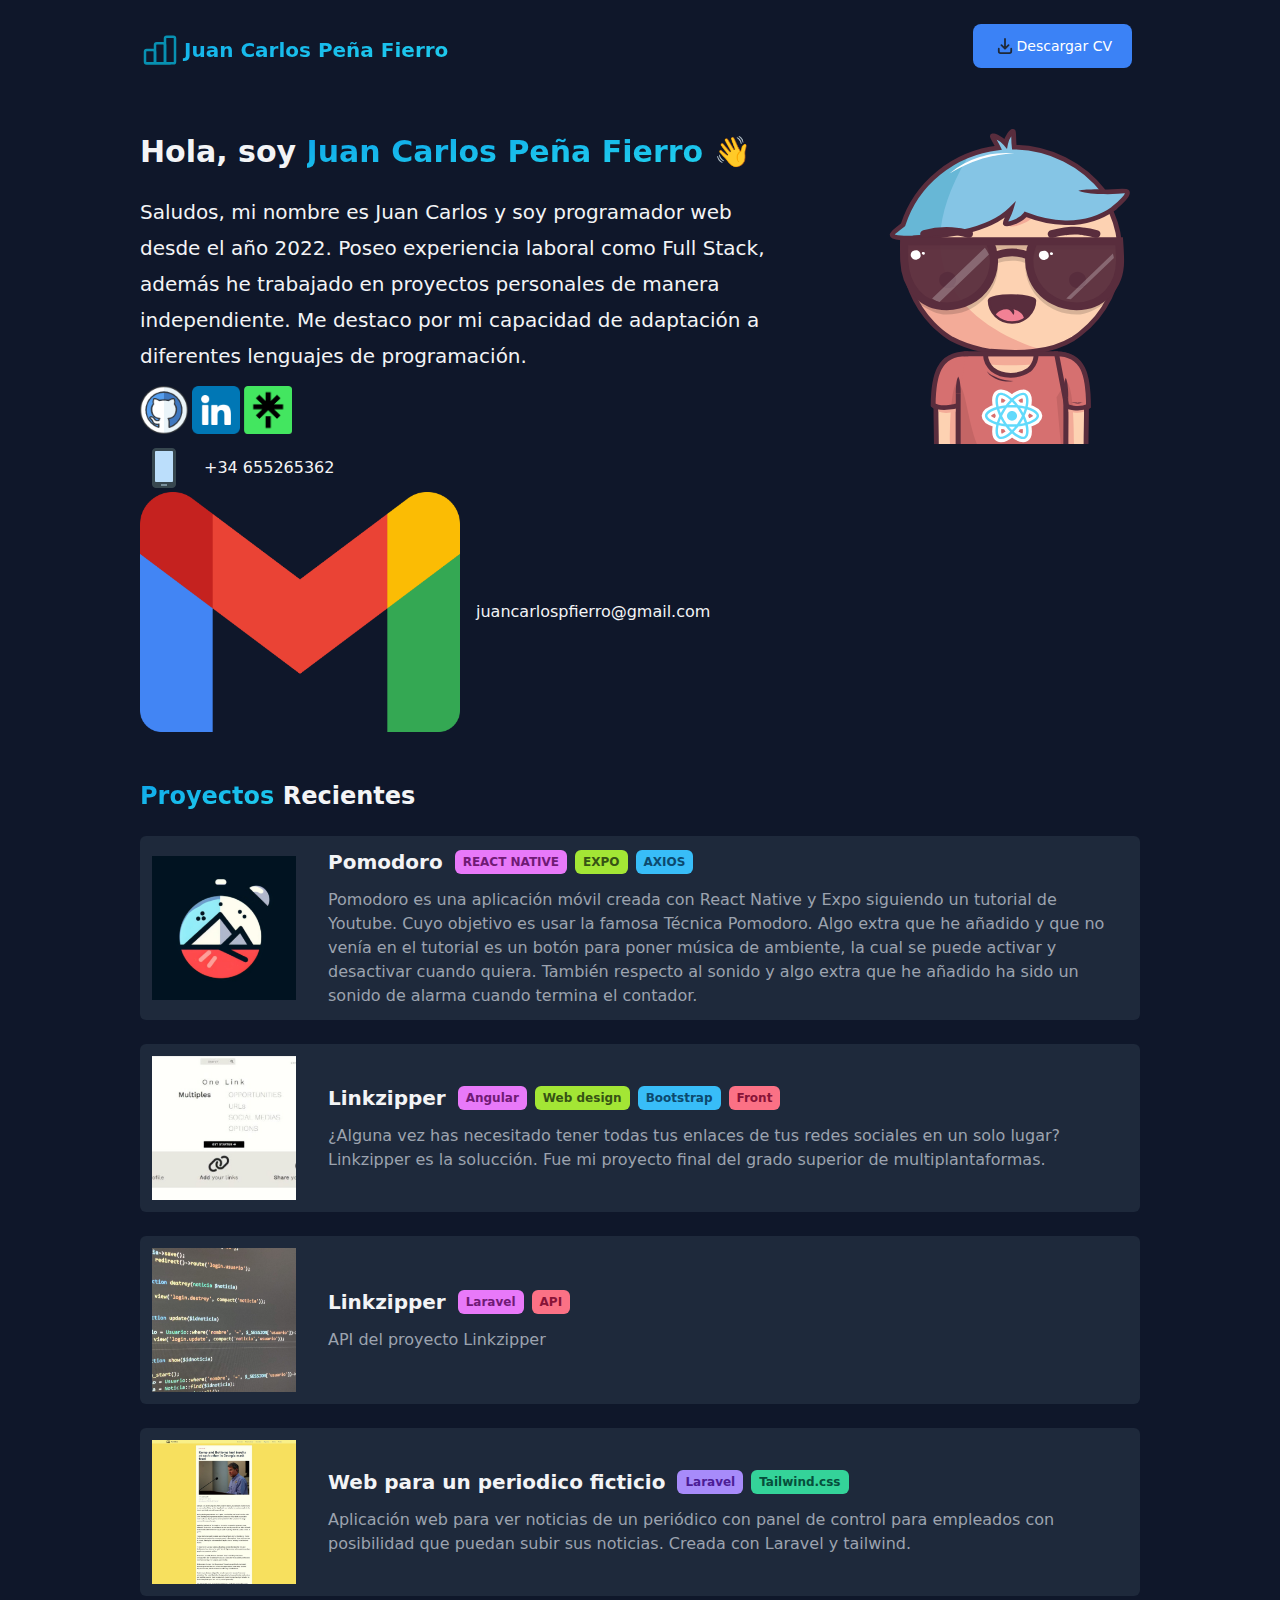
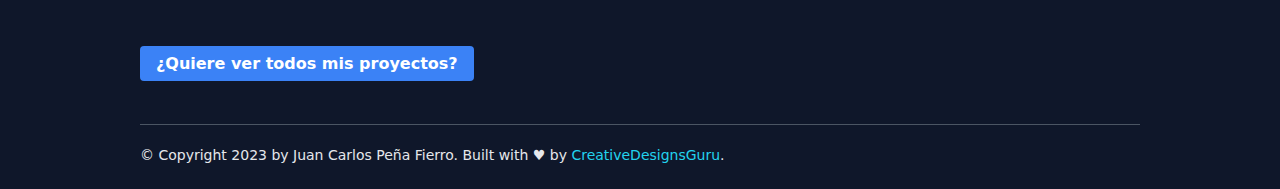
<file: index.html>
<!DOCTYPE html>
<html lang="en">
  <head>
    <meta charset="UTF-8">
    <meta name="viewport" content="width=device-width, initial-scale=1.0">
    <title>jcpenfie | FullSatck Developer, React, React Navite, Java, Spring Boot</title>
    <meta name="description" content="Saludos, mi nombre es Juan Carlos y soy programador web desde el año 2022. Poseo experiencia laboral como Full Stack, además he trabajado en proyectos personales de manera independiente. Me destaco por mi capacidad de adaptación a diferentes lenguajes de programación.">
    <meta name="author" content="Juan Carlos Peña Fierro">

    <link rel="alternate" type="application/rss+xml" href="/rss.xml">
    <link rel="icon" type="image/x-icon" href="favicon.ico">
  <link rel="stylesheet" href="assets/asset.124f58b5.css" />
</head>
  <body class="bg-slate-900 text-gray-100">
    <div class="mx-auto max-w-screen-lg px-3 py-6"><div class="flex flex-col gap-y-3 sm:flex-row sm:items-center sm:justify-between"><a href="/"><div class="flex items-center bg-gradient-to-br from-sky-500 to-cyan-400 bg-clip-text text-xl font-bold text-transparent"><svg class="mr-1 h-10 w-10 stroke-cyan-600" xmlns="http://www.w3.org/2000/svg" viewBox="0 0 24 24" fill="none" stroke-width="1.5" stroke-linecap="round" stroke-linejoin="round"><path d="M0 0h24v24H0z" stroke="none"></path><rect x="3" y="12" width="6" height="8" rx="1"></rect><rect x="9" y="8" width="6" height="12" rx="1"></rect><rect x="15" y="4" width="6" height="16" rx="1"></rect><path d="M4 20h14"></path></svg>Juan Carlos Peña Fierro</div></a><form method="get" action="assets/pdf/JuanCarlosPeñaFierro_CV.pdf" target="_blank"><button type="submit" class="mr-2 mb-2 inline-flex items-center rounded-lg bg-blue-500 px-5 py-2.5 text-center text-sm font-medium text-white  hover:bg-blue-700"><svg class="h-6 w-6 py-1 text-gray-800 dark:text-white" aria-hidden="true" xmlns="http://www.w3.org/2000/svg" fill="none" viewBox="0 0 16 18"><path stroke="currentColor" stroke-linecap="round" stroke-linejoin="round" stroke-width="2" d="M8 1v11m0 0 4-4m-4 4L4 8m11 4v3a2 2 0 0 1-2 2H3a2 2 0 0 1-2-2v-3 xxl-100"></path></svg>Descargar CV</button></form></div></div>

    <div class="mx-auto max-w-screen-lg px-3 py-6"><div class="flex flex-col items-center md:flex-row md:justify-between md:gap-x-24"><div><h1 class="text-3xl font-bold">Hola, soy <span class="bg-gradient-to-br from-sky-500 to-cyan-400 bg-clip-text text-transparent">Juan Carlos Peña Fierro</span> 👋</h1><p class="mt-6 text-xl leading-9">Saludos, mi nombre es Juan Carlos y soy programador web desde el año 2022. Poseo experiencia laboral como Full Stack, además he trabajado en proyectos personales de manera independiente. Me destaco por mi capacidad de adaptación a diferentes lenguajes de programación.</p><div class="mt-3 flex gap-1"><a href="https://github.com/jcpenfie"><img class="h-12 w-12 hover:translate-y-1" src="assets/images/github-icon.png" alt="Github icon" loading="lazy"/></a><a href="https://www.linkedin.com/in/juan-carlos-pe%C3%B1a-fierro/"><img class="h-12 w-12 hover:translate-y-1" src="assets/images/linkedin-icon.png" alt="Linkedin icon" loading="lazy"/></a><a href="https://linktr.ee/jcpenfie"><img class="h-12 w-12 hover:translate-y-1" src="assets/images/linktree-icon.png" alt="Linktree icon" loading="lazy"/></a></div></div><div class="shrink-0"><img class="h-80 w-64" src="assets/images/avatar.svg" alt="Avatar image" loading="lazy"/></div></div><div id="toast-simple" class="flex w-full max-w-xs items-center space-x-4 rounded-lg "><img src="assets/images/phone-icon.png" alt="Phone icon"/><div class="">+34 655265362</div></div><div id="toast-simple" class="flex w-full max-w-xs items-center space-x-4 rounded-lg "><img src="assets/images/gmail-icon.png" alt="Gmail icon"/><div class="">juancarlospfierro@gmail.com</div></div></div><div class="mx-auto max-w-screen-lg px-3 py-6"><div class="mb-6 text-2xl font-bold"><span class="bg-gradient-to-br from-sky-500 to-cyan-400 bg-clip-text text-transparent">Proyectos </span>Recientes</div><div class="flex flex-col gap-6"><div class="flex flex-col items-center gap-x-8 rounded-md bg-slate-800 p-3 md:flex-row"><div class="shrink-0"><a href="https://github.com/jcpenfie/pomodoro"><img class="h-36 w-36 hover:translate-y-1" src="assets/images/pomodoro.png" alt="Project Web Design" loading="lazy"/></a></div><div><div class="flex flex-col items-center gap-y-2 md:flex-row"><a class="hover:text-cyan-400" href="https://github.com/jcpenfie/pomodoro"><div class="text-xl font-semibold">Pomodoro</div></a><div class="ml-3 flex gap-2"><div class="rounded-md px-2 py-1 text-xs font-semibold bg-fuchsia-400 text-fuchsia-900">REACT NATIVE</div><div class="rounded-md px-2 py-1 text-xs font-semibold bg-lime-400 text-lime-900">EXPO</div><div class="rounded-md px-2 py-1 text-xs font-semibold bg-sky-400 text-sky-900">AXIOS</div></div></div><p class="mt-3 text-gray-400">Pomodoro es una aplicación móvil creada con React Native y Expo siguiendo un tutorial de Youtube. Cuyo objetivo es usar la famosa Técnica Pomodoro. Algo extra que he añadido y que no venía en el tutorial es un botón para poner música de ambiente, la cual se puede activar y desactivar cuando quiera. También respecto al sonido y algo extra que he añadido ha sido un sonido de alarma cuando termina el contador.</p></div></div><div class="flex flex-col items-center gap-x-8 rounded-md bg-slate-800 p-3 md:flex-row"><div class="shrink-0"><a href="https://github.com/jcpenfie/Linkzipper-angular"><img class="h-36 w-36 hover:translate-y-1" src="assets/images/linkzipper-img.jpg" alt="Project Web Design" loading="lazy"/></a></div><div><div class="flex flex-col items-center gap-y-2 md:flex-row"><a class="hover:text-cyan-400" href="https://github.com/jcpenfie/Linkzipper-angular"><div class="text-xl font-semibold">Linkzipper</div></a><div class="ml-3 flex gap-2"><div class="rounded-md px-2 py-1 text-xs font-semibold bg-fuchsia-400 text-fuchsia-900">Angular</div><div class="rounded-md px-2 py-1 text-xs font-semibold bg-lime-400 text-lime-900">Web design</div><div class="rounded-md px-2 py-1 text-xs font-semibold bg-sky-400 text-sky-900">Bootstrap</div><div class="rounded-md px-2 py-1 text-xs font-semibold bg-rose-400 text-rose-900">Front</div></div></div><p class="mt-3 text-gray-400">¿Alguna vez has necesitado tener todas tus enlaces de tus redes sociales en un solo lugar? Linkzipper es la solucción. Fue mi proyecto final del grado superior de multiplantaformas.</p></div></div><div class="flex flex-col items-center gap-x-8 rounded-md bg-slate-800 p-3 md:flex-row"><div class="shrink-0"><a href="https://github.com/jcpenfie/Linkzipper-angular"><img class="h-36 w-36 hover:translate-y-1" src="assets/images/linkzipper-api.jpg" alt="Project Web Design" loading="lazy"/></a></div><div><div class="flex flex-col items-center gap-y-2 md:flex-row"><a class="hover:text-cyan-400" href="https://github.com/jcpenfie/Linkzipper-angular"><div class="text-xl font-semibold">Linkzipper</div></a><div class="ml-3 flex gap-2"><div class="rounded-md px-2 py-1 text-xs font-semibold bg-fuchsia-400 text-fuchsia-900">Laravel</div><div class="rounded-md px-2 py-1 text-xs font-semibold bg-rose-400 text-rose-900">API</div></div></div><p class="mt-3 text-gray-400">API del proyecto Linkzipper</p></div></div><div class="flex flex-col items-center gap-x-8 rounded-md bg-slate-800 p-3 md:flex-row"><div class="shrink-0"><a href="https://github.com/jcpenfie/PeriodicoLaravel"><img class="h-36 w-36 hover:translate-y-1" src="assets/images/periodico-img.jpg" alt="Project Fire" loading="lazy"/></a></div><div><div class="flex flex-col items-center gap-y-2 md:flex-row"><a class="hover:text-cyan-400" href="https://github.com/jcpenfie/PeriodicoLaravel"><div class="text-xl font-semibold">Web para un periodico ficticio</div></a><div class="ml-3 flex gap-2"><div class="rounded-md px-2 py-1 text-xs font-semibold bg-violet-400 text-violet-900">Laravel</div><div class="rounded-md px-2 py-1 text-xs font-semibold bg-emerald-400 text-emerald-900">Tailwind.css</div></div></div><p class="mt-3 text-gray-400">Aplicación web para ver noticias de un periódico con panel de control para empleados con posibilidad que puedan subir sus noticias. Creada con Laravel y tailwind.</p></div></div><div class="mt-8"><a class="rounded bg-blue-500 py-2 px-4 font-bold text-white hover:bg-blue-700" href="https://github.com/jcpenfie" target="_blank"> <!-- -->¿Quiere ver todos mis proyectos?</a></div></div></div>

    <div class="mx-auto max-w-screen-lg px-3 py-6"><div class="border-t border-gray-600 pt-5"><div class="text-sm text-gray-200">© Copyright <!-- -->2023<!-- --> by <!-- -->Juan Carlos Peña Fierro<!-- -->. Built with ♥ by<!-- --> <a class="text-cyan-400 hover:underline" href="https://creativedesignsguru.com" target="_blank" rel="noopener noreferrer">CreativeDesignsGuru</a>.</div></div></div>
  </body></html>
</file>
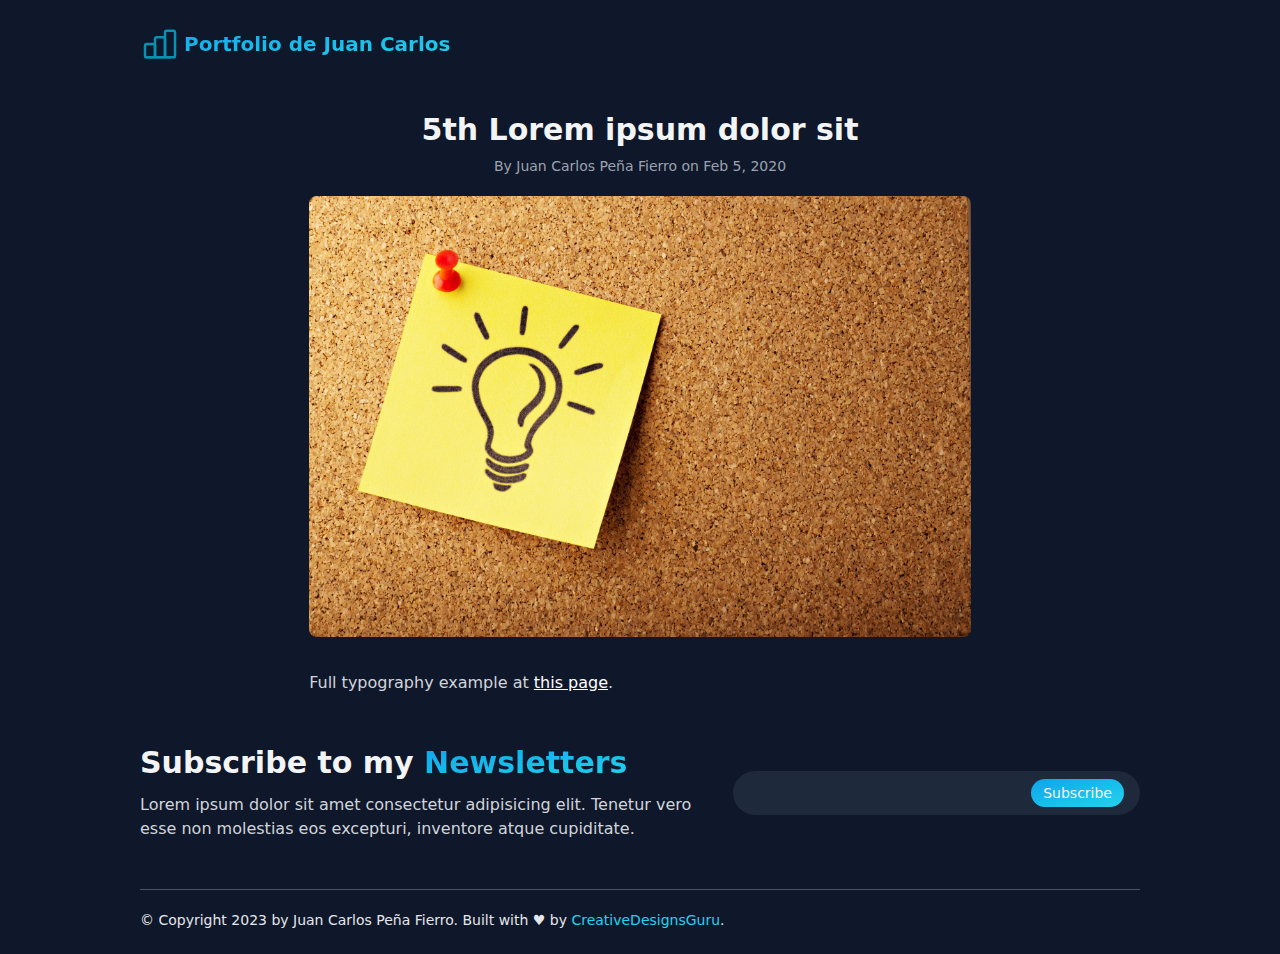
<file: posts/fifth-post/index.html>
<!DOCTYPE html>
<html lang="en">
  <head>
    <meta charset="UTF-8">
    <meta name="viewport" content="width=device-width, initial-scale=1.0">
    <title>5th Lorem ipsum dolor sit - Juan Carlos Peña Fierro</title>
    <meta name="description" content="Lorem ipsum dolor sit amet consectetur adipisicing elit. Tenetur vero esse non molestias eos excepturi.">
    <meta name="author" content="Juan Carlos Peña Fierro">

    <link rel="alternate" type="application/rss+xml" href="/rss.xml">
    <link rel="icon" type="image/x-icon" href="/favicon.ico">
  <link rel="stylesheet" href="/assets/asset.ef636f60.css" />
</head>
  <body class="bg-slate-900 text-gray-100">
    <div class="mx-auto max-w-screen-lg px-3 py-6"><div class="flex flex-col gap-y-3 sm:flex-row sm:items-center sm:justify-between"><a href="/"><div class="flex items-center bg-gradient-to-br from-sky-500 to-cyan-400 bg-clip-text text-xl font-bold text-transparent"><svg class="mr-1 h-10 w-10 stroke-cyan-600" xmlns="http://www.w3.org/2000/svg" viewBox="0 0 24 24" fill="none" stroke-width="1.5" stroke-linecap="round" stroke-linejoin="round"><path d="M0 0h24v24H0z" stroke="none"></path><rect x="3" y="12" width="6" height="8" rx="1"></rect><rect x="9" y="8" width="6" height="12" rx="1"></rect><rect x="15" y="4" width="6" height="16" rx="1"></rect><path d="M4 20h14"></path></svg>Portfolio de Juan Carlos</div></a></div></div>

    <div class="mx-auto max-w-screen-lg px-3 py-6"><h1 class="text-center text-3xl font-bold">5th Lorem ipsum dolor sit</h1><div class="mt-2 text-center text-sm text-gray-400">By <!-- -->Juan Carlos Peña Fierro<!-- --> on<!-- --> <!-- -->Feb 5, 2020</div><div class="mx-auto mt-5 max-w-prose"><div class="aspect-w-3 aspect-h-2"><img class="h-full w-full rounded-lg object-cover object-center" src="/assets/images/image-post2.jpeg" alt="Image post 2" loading="lazy"/></div><div class="prose prose-invert mt-8 prose-img:rounded-lg"><p>Full typography example at <a href="../sixth-post/">this page</a>.</p></div></div></div><div class="mx-auto max-w-screen-lg px-3 py-6"><div class="flex flex-col items-center justify-between gap-6 sm:flex-row"><div class="sm:w-7/12"><div class="text-3xl font-bold">Subscribe to my <span class="bg-gradient-to-br from-sky-500 to-cyan-400 bg-clip-text text-transparent">Newsletters</span></div><p class="mt-3 text-gray-300">Lorem ipsum dolor sit amet consectetur adipisicing elit. Tenetur vero
          esse non molestias eos excepturi, inventore atque cupiditate.</p></div><div class="w-full sm:w-5/12"><form class="flex rounded-full bg-slate-800 px-4 py-2 focus-within:ring-2 focus-within:ring-cyan-600 hover:ring-2 hover:ring-cyan-600"><input class="w-full appearance-none bg-slate-800 focus:outline-none"/><button class="ml-2 shrink-0 rounded-full bg-gradient-to-br from-sky-500 to-cyan-400 px-3 py-1 text-sm font-medium hover:from-sky-700 hover:to-cyan-600 focus:outline-none focus:ring-2 focus:ring-cyan-600/50" type="submit">Subscribe</button></form></div></div></div>

    <div class="mx-auto max-w-screen-lg px-3 py-6"><div class="border-t border-gray-600 pt-5"><div class="text-sm text-gray-200">© Copyright <!-- -->2023<!-- --> by <!-- -->Juan Carlos Peña Fierro<!-- -->. Built with ♥ by<!-- --> <a class="text-cyan-400 hover:underline" href="https://creativedesignsguru.com" target="_blank" rel="noopener noreferrer">CreativeDesignsGuru</a>.</div></div></div>
  </body></html>
</file>
<file: assets/asset.124f58b5.css>
*,:before,:after{box-sizing:border-box;border-width:0;border-style:solid;border-color:#e5e7eb}:before,:after{--tw-content: ""}html{line-height:1.5;-webkit-text-size-adjust:100%;-moz-tab-size:4;-o-tab-size:4;tab-size:4;font-family:ui-sans-serif,system-ui,-apple-system,BlinkMacSystemFont,Segoe UI,Roboto,Helvetica Neue,Arial,Noto Sans,sans-serif,"Apple Color Emoji","Segoe UI Emoji",Segoe UI Symbol,"Noto Color Emoji"}body{margin:0;line-height:inherit}hr{height:0;color:inherit;border-top-width:1px}abbr:where([title]){-webkit-text-decoration:underline dotted;text-decoration:underline dotted}h1,h2,h3,h4,h5,h6{font-size:inherit;font-weight:inherit}a{color:inherit;text-decoration:inherit}b,strong{font-weight:bolder}code,kbd,samp,pre{font-family:ui-monospace,SFMono-Regular,Menlo,Monaco,Consolas,Liberation Mono,Courier New,monospace;font-size:1em}small{font-size:80%}sub,sup{font-size:75%;line-height:0;position:relative;vertical-align:baseline}sub{bottom:-.25em}sup{top:-.5em}table{text-indent:0;border-color:inherit;border-collapse:collapse}button,input,optgroup,select,textarea{font-family:inherit;font-size:100%;font-weight:inherit;line-height:inherit;color:inherit;margin:0;padding:0}button,select{text-transform:none}button,[type=button],[type=reset],[type=submit]{-webkit-appearance:button;background-color:transparent;background-image:none}:-moz-focusring{outline:auto}:-moz-ui-invalid{box-shadow:none}progress{vertical-align:baseline}::-webkit-inner-spin-button,::-webkit-outer-spin-button{height:auto}[type=search]{-webkit-appearance:textfield;outline-offset:-2px}::-webkit-search-decoration{-webkit-appearance:none}::-webkit-file-upload-button{-webkit-appearance:button;font:inherit}summary{display:list-item}blockquote,dl,dd,h1,h2,h3,h4,h5,h6,hr,figure,p,pre{margin:0}fieldset{margin:0;padding:0}legend{padding:0}ol,ul,menu{list-style:none;margin:0;padding:0}textarea{resize:vertical}input::-moz-placeholder,textarea::-moz-placeholder{opacity:1;color:#9ca3af}input:-ms-input-placeholder,textarea:-ms-input-placeholder{opacity:1;color:#9ca3af}input::placeholder,textarea::placeholder{opacity:1;color:#9ca3af}button,[role=button]{cursor:pointer}:disabled{cursor:default}img,svg,video,canvas,audio,iframe,embed,object{display:block;vertical-align:middle}img,video{max-width:100%;height:auto}*,:before,:after{--tw-border-spacing-x: 0;--tw-border-spacing-y: 0;--tw-translate-x: 0;--tw-translate-y: 0;--tw-rotate: 0;--tw-skew-x: 0;--tw-skew-y: 0;--tw-scale-x: 1;--tw-scale-y: 1;--tw-pan-x: ;--tw-pan-y: ;--tw-pinch-zoom: ;--tw-scroll-snap-strictness: proximity;--tw-ordinal: ;--tw-slashed-zero: ;--tw-numeric-figure: ;--tw-numeric-spacing: ;--tw-numeric-fraction: ;--tw-ring-inset: ;--tw-ring-offset-width: 0px;--tw-ring-offset-color: #fff;--tw-ring-color: rgb(59 130 246 / .5);--tw-ring-offset-shadow: 0 0 #0000;--tw-ring-shadow: 0 0 #0000;--tw-shadow: 0 0 #0000;--tw-shadow-colored: 0 0 #0000;--tw-blur: ;--tw-brightness: ;--tw-contrast: ;--tw-grayscale: ;--tw-hue-rotate: ;--tw-invert: ;--tw-saturate: ;--tw-sepia: ;--tw-drop-shadow: ;--tw-backdrop-blur: ;--tw-backdrop-brightness: ;--tw-backdrop-contrast: ;--tw-backdrop-grayscale: ;--tw-backdrop-hue-rotate: ;--tw-backdrop-invert: ;--tw-backdrop-opacity: ;--tw-backdrop-saturate: ;--tw-backdrop-sepia: }::backdrop{--tw-border-spacing-x: 0;--tw-border-spacing-y: 0;--tw-translate-x: 0;--tw-translate-y: 0;--tw-rotate: 0;--tw-skew-x: 0;--tw-skew-y: 0;--tw-scale-x: 1;--tw-scale-y: 1;--tw-pan-x: ;--tw-pan-y: ;--tw-pinch-zoom: ;--tw-scroll-snap-strictness: proximity;--tw-ordinal: ;--tw-slashed-zero: ;--tw-numeric-figure: ;--tw-numeric-spacing: ;--tw-numeric-fraction: ;--tw-ring-inset: ;--tw-ring-offset-width: 0px;--tw-ring-offset-color: #fff;--tw-ring-color: rgb(59 130 246 / .5);--tw-ring-offset-shadow: 0 0 #0000;--tw-ring-shadow: 0 0 #0000;--tw-shadow: 0 0 #0000;--tw-shadow-colored: 0 0 #0000;--tw-blur: ;--tw-brightness: ;--tw-contrast: ;--tw-grayscale: ;--tw-hue-rotate: ;--tw-invert: ;--tw-saturate: ;--tw-sepia: ;--tw-drop-shadow: ;--tw-backdrop-blur: ;--tw-backdrop-brightness: ;--tw-backdrop-contrast: ;--tw-backdrop-grayscale: ;--tw-backdrop-hue-rotate: ;--tw-backdrop-invert: ;--tw-backdrop-opacity: ;--tw-backdrop-saturate: ;--tw-backdrop-sepia: }.aspect-w-3{position:relative;padding-bottom:calc(var(--tw-aspect-h) / var(--tw-aspect-w) * 100%);--tw-aspect-w: 3}.aspect-w-3>*{position:absolute;height:100%;width:100%;inset:0}.aspect-h-2{--tw-aspect-h: 2}.prose{color:var(--tw-prose-body);max-width:65ch}.prose :where([class~="lead"]):not(:where([class~="not-prose"] *)){color:var(--tw-prose-lead);font-size:1.25em;line-height:1.6;margin-top:1.2em;margin-bottom:1.2em}.prose :where(a):not(:where([class~="not-prose"] *)){color:var(--tw-prose-links);text-decoration:underline;font-weight:500}.prose :where(strong):not(:where([class~="not-prose"] *)){color:var(--tw-prose-bold);font-weight:600}.prose :where(ol):not(:where([class~="not-prose"] *)){list-style-type:decimal;padding-left:1.625em}.prose :where(ol[type="A"]):not(:where([class~="not-prose"] *)){list-style-type:upper-alpha}.prose :where(ol[type="a"]):not(:where([class~="not-prose"] *)){list-style-type:lower-alpha}.prose :where(ol[type="A" s]):not(:where([class~="not-prose"] *)){list-style-type:upper-alpha}.prose :where(ol[type="a" s]):not(:where([class~="not-prose"] *)){list-style-type:lower-alpha}.prose :where(ol[type="I"]):not(:where([class~="not-prose"] *)){list-style-type:upper-roman}.prose :where(ol[type="i"]):not(:where([class~="not-prose"] *)){list-style-type:lower-roman}.prose :where(ol[type="I" s]):not(:where([class~="not-prose"] *)){list-style-type:upper-roman}.prose :where(ol[type="i" s]):not(:where([class~="not-prose"] *)){list-style-type:lower-roman}.prose :where(ol[type="1"]):not(:where([class~="not-prose"] *)){list-style-type:decimal}.prose :where(ul):not(:where([class~="not-prose"] *)){list-style-type:disc;padding-left:1.625em}.prose :where(ol > li):not(:where([class~="not-prose"] *))::marker{font-weight:400;color:var(--tw-prose-counters)}.prose :where(ul > li):not(:where([class~="not-prose"] *))::marker{color:var(--tw-prose-bullets)}.prose :where(hr):not(:where([class~="not-prose"] *)){border-color:var(--tw-prose-hr);border-top-width:1px;margin-top:3em;margin-bottom:3em}.prose :where(blockquote):not(:where([class~="not-prose"] *)){font-weight:500;font-style:italic;color:var(--tw-prose-quotes);border-left-width:.25rem;border-left-color:var(--tw-prose-quote-borders);quotes:"\201c""\201d""\2018""\2019";margin-top:1.6em;margin-bottom:1.6em;padding-left:1em}.prose :where(blockquote p:first-of-type):not(:where([class~="not-prose"] *)):before{content:open-quote}.prose :where(blockquote p:last-of-type):not(:where([class~="not-prose"] *)):after{content:close-quote}.prose :where(h1):not(:where([class~="not-prose"] *)){color:var(--tw-prose-headings);font-weight:800;font-size:2.25em;margin-top:0;margin-bottom:.8888889em;line-height:1.1111111}.prose :where(h1 strong):not(:where([class~="not-prose"] *)){font-weight:900}.prose :where(h2):not(:where([class~="not-prose"] *)){color:var(--tw-prose-headings);font-weight:700;font-size:1.5em;margin-top:2em;margin-bottom:1em;line-height:1.3333333}.prose :where(h2 strong):not(:where([class~="not-prose"] *)){font-weight:800}.prose :where(h3):not(:where([class~="not-prose"] *)){color:var(--tw-prose-headings);font-weight:600;font-size:1.25em;margin-top:1.6em;margin-bottom:.6em;line-height:1.6}.prose :where(h3 strong):not(:where([class~="not-prose"] *)){font-weight:700}.prose :where(h4):not(:where([class~="not-prose"] *)){color:var(--tw-prose-headings);font-weight:600;margin-top:1.5em;margin-bottom:.5em;line-height:1.5}.prose :where(h4 strong):not(:where([class~="not-prose"] *)){font-weight:700}.prose :where(figure > *):not(:where([class~="not-prose"] *)){margin-top:0;margin-bottom:0}.prose :where(figcaption):not(:where([class~="not-prose"] *)){color:var(--tw-prose-captions);font-size:.875em;line-height:1.4285714;margin-top:.8571429em}.prose :where(code):not(:where([class~="not-prose"] *)){color:var(--tw-prose-code);font-weight:600;font-size:.875em}.prose :where(code):not(:where([class~="not-prose"] *)):before{content:"`"}.prose :where(code):not(:where([class~="not-prose"] *)):after{content:"`"}.prose :where(a code):not(:where([class~="not-prose"] *)){color:var(--tw-prose-links)}.prose :where(pre):not(:where([class~="not-prose"] *)){color:var(--tw-prose-pre-code);background-color:var(--tw-prose-pre-bg);overflow-x:auto;font-weight:400;font-size:.875em;line-height:1.7142857;margin-top:1.7142857em;margin-bottom:1.7142857em;border-radius:.375rem;padding:.8571429em 1.1428571em}.prose :where(pre code):not(:where([class~="not-prose"] *)){background-color:transparent;border-width:0;border-radius:0;padding:0;font-weight:inherit;color:inherit;font-size:inherit;font-family:inherit;line-height:inherit}.prose :where(pre code):not(:where([class~="not-prose"] *)):before{content:none}.prose :where(pre code):not(:where([class~="not-prose"] *)):after{content:none}.prose :where(table):not(:where([class~="not-prose"] *)){width:100%;table-layout:auto;text-align:left;margin-top:2em;margin-bottom:2em;font-size:.875em;line-height:1.7142857}.prose :where(thead):not(:where([class~="not-prose"] *)){border-bottom-width:1px;border-bottom-color:var(--tw-prose-th-borders)}.prose :where(thead th):not(:where([class~="not-prose"] *)){color:var(--tw-prose-headings);font-weight:600;vertical-align:bottom;padding-right:.5714286em;padding-bottom:.5714286em;padding-left:.5714286em}.prose :where(tbody tr):not(:where([class~="not-prose"] *)){border-bottom-width:1px;border-bottom-color:var(--tw-prose-td-borders)}.prose :where(tbody tr:last-child):not(:where([class~="not-prose"] *)){border-bottom-width:0}.prose :where(tbody td):not(:where([class~="not-prose"] *)){vertical-align:baseline;padding:.5714286em}.prose{--tw-prose-body: #374151;--tw-prose-headings: #111827;--tw-prose-lead: #4b5563;--tw-prose-links: #111827;--tw-prose-bold: #111827;--tw-prose-counters: #6b7280;--tw-prose-bullets: #d1d5db;--tw-prose-hr: #e5e7eb;--tw-prose-quotes: #111827;--tw-prose-quote-borders: #e5e7eb;--tw-prose-captions: #6b7280;--tw-prose-code: #111827;--tw-prose-pre-code: #e5e7eb;--tw-prose-pre-bg: #1f2937;--tw-prose-th-borders: #d1d5db;--tw-prose-td-borders: #e5e7eb;--tw-prose-invert-body: #d1d5db;--tw-prose-invert-headings: #fff;--tw-prose-invert-lead: #9ca3af;--tw-prose-invert-links: #fff;--tw-prose-invert-bold: #fff;--tw-prose-invert-counters: #9ca3af;--tw-prose-invert-bullets: #4b5563;--tw-prose-invert-hr: #374151;--tw-prose-invert-quotes: #f3f4f6;--tw-prose-invert-quote-borders: #374151;--tw-prose-invert-captions: #9ca3af;--tw-prose-invert-code: #fff;--tw-prose-invert-pre-code: #d1d5db;--tw-prose-invert-pre-bg: rgb(0 0 0 / 50%);--tw-prose-invert-th-borders: #4b5563;--tw-prose-invert-td-borders: #374151;font-size:1rem;line-height:1.75}.prose :where(p):not(:where([class~="not-prose"] *)){margin-top:1.25em;margin-bottom:1.25em}.prose :where(img):not(:where([class~="not-prose"] *)){margin-top:2em;margin-bottom:2em}.prose :where(video):not(:where([class~="not-prose"] *)){margin-top:2em;margin-bottom:2em}.prose :where(figure):not(:where([class~="not-prose"] *)){margin-top:2em;margin-bottom:2em}.prose :where(h2 code):not(:where([class~="not-prose"] *)){font-size:.875em}.prose :where(h3 code):not(:where([class~="not-prose"] *)){font-size:.9em}.prose :where(li):not(:where([class~="not-prose"] *)){margin-top:.5em;margin-bottom:.5em}.prose :where(ol > li):not(:where([class~="not-prose"] *)){padding-left:.375em}.prose :where(ul > li):not(:where([class~="not-prose"] *)){padding-left:.375em}.prose>:where(ul > li p):not(:where([class~="not-prose"] *)){margin-top:.75em;margin-bottom:.75em}.prose>:where(ul > li > *:first-child):not(:where([class~="not-prose"] *)){margin-top:1.25em}.prose>:where(ul > li > *:last-child):not(:where([class~="not-prose"] *)){margin-bottom:1.25em}.prose>:where(ol > li > *:first-child):not(:where([class~="not-prose"] *)){margin-top:1.25em}.prose>:where(ol > li > *:last-child):not(:where([class~="not-prose"] *)){margin-bottom:1.25em}.prose :where(ul ul,ul ol,ol ul,ol ol):not(:where([class~="not-prose"] *)){margin-top:.75em;margin-bottom:.75em}.prose :where(hr + *):not(:where([class~="not-prose"] *)){margin-top:0}.prose :where(h2 + *):not(:where([class~="not-prose"] *)){margin-top:0}.prose :where(h3 + *):not(:where([class~="not-prose"] *)){margin-top:0}.prose :where(h4 + *):not(:where([class~="not-prose"] *)){margin-top:0}.prose :where(thead th:first-child):not(:where([class~="not-prose"] *)){padding-left:0}.prose :where(thead th:last-child):not(:where([class~="not-prose"] *)){padding-right:0}.prose :where(tbody td:first-child):not(:where([class~="not-prose"] *)){padding-left:0}.prose :where(tbody td:last-child):not(:where([class~="not-prose"] *)){padding-right:0}.prose>:where(:first-child):not(:where([class~="not-prose"] *)){margin-top:0}.prose>:where(:last-child):not(:where([class~="not-prose"] *)){margin-bottom:0}.prose-invert{--tw-prose-body: var(--tw-prose-invert-body);--tw-prose-headings: var(--tw-prose-invert-headings);--tw-prose-lead: var(--tw-prose-invert-lead);--tw-prose-links: var(--tw-prose-invert-links);--tw-prose-bold: var(--tw-prose-invert-bold);--tw-prose-counters: var(--tw-prose-invert-counters);--tw-prose-bullets: var(--tw-prose-invert-bullets);--tw-prose-hr: var(--tw-prose-invert-hr);--tw-prose-quotes: var(--tw-prose-invert-quotes);--tw-prose-quote-borders: var(--tw-prose-invert-quote-borders);--tw-prose-captions: var(--tw-prose-invert-captions);--tw-prose-code: var(--tw-prose-invert-code);--tw-prose-pre-code: var(--tw-prose-invert-pre-code);--tw-prose-pre-bg: var(--tw-prose-invert-pre-bg);--tw-prose-th-borders: var(--tw-prose-invert-th-borders);--tw-prose-td-borders: var(--tw-prose-invert-td-borders)}.mx-auto{margin-left:auto;margin-right:auto}.mr-1{margin-right:.25rem}.mr-2{margin-right:.5rem}.mb-2{margin-bottom:.5rem}.mt-8{margin-top:2rem}.mt-1{margin-top:.25rem}.mt-2{margin-top:.5rem}.mt-6{margin-top:1.5rem}.mt-3{margin-top:.75rem}.ml-2{margin-left:.5rem}.mt-5{margin-top:1.25rem}.ml-3{margin-left:.75rem}.mb-6{margin-bottom:1.5rem}.flex{display:flex}.inline-flex{display:inline-flex}.grid{display:grid}.h-80{height:20rem}.h-10{height:2.5rem}.h-6{height:1.5rem}.h-full{height:100%}.h-12{height:3rem}.h-36{height:9rem}.w-64{width:16rem}.w-full{width:100%}.w-10{width:2.5rem}.w-6{width:1.5rem}.w-12{width:3rem}.w-36{width:9rem}.max-w-xs{max-width:20rem}.max-w-prose{max-width:65ch}.max-w-screen-lg{max-width:1024px}.shrink-0{flex-shrink:0}.appearance-none{-webkit-appearance:none;-moz-appearance:none;appearance:none}.grid-cols-1{grid-template-columns:repeat(1,minmax(0,1fr))}.flex-col{flex-direction:column}.items-center{align-items:center}.items-baseline{align-items:baseline}.justify-center{justify-content:center}.justify-between{justify-content:space-between}.gap-6{gap:1.5rem}.gap-1{gap:.25rem}.gap-8{gap:2rem}.gap-2{gap:.5rem}.gap-y-3{row-gap:.75rem}.gap-x-3{-moz-column-gap:.75rem;column-gap:.75rem}.gap-x-8{-moz-column-gap:2rem;column-gap:2rem}.gap-y-2{row-gap:.5rem}.space-x-4>:not([hidden])~:not([hidden]){--tw-space-x-reverse: 0;margin-right:calc(1rem * var(--tw-space-x-reverse));margin-left:calc(1rem * calc(1 - var(--tw-space-x-reverse)))}.overflow-hidden{overflow:hidden}.rounded-lg{border-radius:.5rem}.rounded{border-radius:.25rem}.rounded-md{border-radius:.375rem}.rounded-full{border-radius:9999px}.border-t{border-top-width:1px}.border-gray-600{--tw-border-opacity: 1;border-color:rgb(75 85 99 / var(--tw-border-opacity))}.bg-blue-500{--tw-bg-opacity: 1;background-color:rgb(59 130 246 / var(--tw-bg-opacity))}.bg-slate-900{--tw-bg-opacity: 1;background-color:rgb(15 23 42 / var(--tw-bg-opacity))}.bg-slate-800{--tw-bg-opacity: 1;background-color:rgb(30 41 59 / var(--tw-bg-opacity))}.bg-slate-400{--tw-bg-opacity: 1;background-color:rgb(148 163 184 / var(--tw-bg-opacity))}.bg-gray-400{--tw-bg-opacity: 1;background-color:rgb(156 163 175 / var(--tw-bg-opacity))}.bg-zinc-400{--tw-bg-opacity: 1;background-color:rgb(161 161 170 / var(--tw-bg-opacity))}.bg-neutral-400{--tw-bg-opacity: 1;background-color:rgb(163 163 163 / var(--tw-bg-opacity))}.bg-stone-400{--tw-bg-opacity: 1;background-color:rgb(168 162 158 / var(--tw-bg-opacity))}.bg-red-400{--tw-bg-opacity: 1;background-color:rgb(248 113 113 / var(--tw-bg-opacity))}.bg-orange-400{--tw-bg-opacity: 1;background-color:rgb(251 146 60 / var(--tw-bg-opacity))}.bg-amber-400{--tw-bg-opacity: 1;background-color:rgb(251 191 36 / var(--tw-bg-opacity))}.bg-yellow-400{--tw-bg-opacity: 1;background-color:rgb(250 204 21 / var(--tw-bg-opacity))}.bg-lime-400{--tw-bg-opacity: 1;background-color:rgb(163 230 53 / var(--tw-bg-opacity))}.bg-green-400{--tw-bg-opacity: 1;background-color:rgb(74 222 128 / var(--tw-bg-opacity))}.bg-emerald-400{--tw-bg-opacity: 1;background-color:rgb(52 211 153 / var(--tw-bg-opacity))}.bg-teal-400{--tw-bg-opacity: 1;background-color:rgb(45 212 191 / var(--tw-bg-opacity))}.bg-cyan-400{--tw-bg-opacity: 1;background-color:rgb(34 211 238 / var(--tw-bg-opacity))}.bg-sky-400{--tw-bg-opacity: 1;background-color:rgb(56 189 248 / var(--tw-bg-opacity))}.bg-blue-400{--tw-bg-opacity: 1;background-color:rgb(96 165 250 / var(--tw-bg-opacity))}.bg-indigo-400{--tw-bg-opacity: 1;background-color:rgb(129 140 248 / var(--tw-bg-opacity))}.bg-violet-400{--tw-bg-opacity: 1;background-color:rgb(167 139 250 / var(--tw-bg-opacity))}.bg-purple-400{--tw-bg-opacity: 1;background-color:rgb(192 132 252 / var(--tw-bg-opacity))}.bg-fuchsia-400{--tw-bg-opacity: 1;background-color:rgb(232 121 249 / var(--tw-bg-opacity))}.bg-pink-400{--tw-bg-opacity: 1;background-color:rgb(244 114 182 / var(--tw-bg-opacity))}.bg-rose-400{--tw-bg-opacity: 1;background-color:rgb(251 113 133 / var(--tw-bg-opacity))}.bg-gradient-to-br{background-image:linear-gradient(to bottom right,var(--tw-gradient-stops))}.from-sky-500{--tw-gradient-from: #0ea5e9;--tw-gradient-to: rgb(14 165 233 / 0);--tw-gradient-stops: var(--tw-gradient-from), var(--tw-gradient-to)}.to-cyan-400{--tw-gradient-to: #22d3ee}.bg-clip-text{-webkit-background-clip:text;background-clip:text}.stroke-cyan-600{stroke:#0891b2}.object-cover{-o-object-fit:cover;object-fit:cover}.object-center{-o-object-position:center;object-position:center}.p-3{padding:.75rem}.px-5{padding-left:1.25rem;padding-right:1.25rem}.py-2\.5{padding-top:.625rem;padding-bottom:.625rem}.py-2{padding-top:.5rem;padding-bottom:.5rem}.py-1{padding-top:.25rem;padding-bottom:.25rem}.px-4{padding-left:1rem;padding-right:1rem}.px-3{padding-left:.75rem;padding-right:.75rem}.py-6{padding-top:1.5rem;padding-bottom:1.5rem}.px-2{padding-left:.5rem;padding-right:.5rem}.pt-4{padding-top:1rem}.pb-6{padding-bottom:1.5rem}.pt-5{padding-top:1.25rem}.text-center{text-align:center}.text-sm{font-size:.875rem;line-height:1.25rem}.text-xl{font-size:1.25rem;line-height:1.75rem}.text-xs{font-size:.75rem;line-height:1rem}.text-3xl{font-size:1.875rem;line-height:2.25rem}.text-2xl{font-size:1.5rem;line-height:2rem}.font-medium{font-weight:500}.font-bold{font-weight:700}.font-semibold{font-weight:600}.leading-9{line-height:2.25rem}.text-white{--tw-text-opacity: 1;color:rgb(255 255 255 / var(--tw-text-opacity))}.text-gray-800{--tw-text-opacity: 1;color:rgb(31 41 55 / var(--tw-text-opacity))}.text-gray-100{--tw-text-opacity: 1;color:rgb(243 244 246 / var(--tw-text-opacity))}.text-gray-400{--tw-text-opacity: 1;color:rgb(156 163 175 / var(--tw-text-opacity))}.text-gray-200{--tw-text-opacity: 1;color:rgb(229 231 235 / var(--tw-text-opacity))}.text-cyan-400{--tw-text-opacity: 1;color:rgb(34 211 238 / var(--tw-text-opacity))}.text-transparent{color:transparent}.text-gray-300{--tw-text-opacity: 1;color:rgb(209 213 219 / var(--tw-text-opacity))}.text-slate-900{--tw-text-opacity: 1;color:rgb(15 23 42 / var(--tw-text-opacity))}.text-gray-900{--tw-text-opacity: 1;color:rgb(17 24 39 / var(--tw-text-opacity))}.text-zinc-900{--tw-text-opacity: 1;color:rgb(24 24 27 / var(--tw-text-opacity))}.text-neutral-900{--tw-text-opacity: 1;color:rgb(23 23 23 / var(--tw-text-opacity))}.text-stone-900{--tw-text-opacity: 1;color:rgb(28 25 23 / var(--tw-text-opacity))}.text-red-900{--tw-text-opacity: 1;color:rgb(127 29 29 / var(--tw-text-opacity))}.text-orange-900{--tw-text-opacity: 1;color:rgb(124 45 18 / var(--tw-text-opacity))}.text-amber-900{--tw-text-opacity: 1;color:rgb(120 53 15 / var(--tw-text-opacity))}.text-yellow-900{--tw-text-opacity: 1;color:rgb(113 63 18 / var(--tw-text-opacity))}.text-lime-900{--tw-text-opacity: 1;color:rgb(54 83 20 / var(--tw-text-opacity))}.text-green-900{--tw-text-opacity: 1;color:rgb(20 83 45 / var(--tw-text-opacity))}.text-emerald-900{--tw-text-opacity: 1;color:rgb(6 78 59 / var(--tw-text-opacity))}.text-teal-900{--tw-text-opacity: 1;color:rgb(19 78 74 / var(--tw-text-opacity))}.text-cyan-900{--tw-text-opacity: 1;color:rgb(22 78 99 / var(--tw-text-opacity))}.text-sky-900{--tw-text-opacity: 1;color:rgb(12 74 110 / var(--tw-text-opacity))}.text-blue-900{--tw-text-opacity: 1;color:rgb(30 58 138 / var(--tw-text-opacity))}.text-indigo-900{--tw-text-opacity: 1;color:rgb(49 46 129 / var(--tw-text-opacity))}.text-violet-900{--tw-text-opacity: 1;color:rgb(76 29 149 / var(--tw-text-opacity))}.text-purple-900{--tw-text-opacity: 1;color:rgb(88 28 135 / var(--tw-text-opacity))}.text-fuchsia-900{--tw-text-opacity: 1;color:rgb(112 26 117 / var(--tw-text-opacity))}.text-pink-900{--tw-text-opacity: 1;color:rgb(131 24 67 / var(--tw-text-opacity))}.text-rose-900{--tw-text-opacity: 1;color:rgb(136 19 55 / var(--tw-text-opacity))}.focus-within\:ring-2:focus-within{--tw-ring-offset-shadow: var(--tw-ring-inset) 0 0 0 var(--tw-ring-offset-width) var(--tw-ring-offset-color);--tw-ring-shadow: var(--tw-ring-inset) 0 0 0 calc(2px + var(--tw-ring-offset-width)) var(--tw-ring-color);box-shadow:var(--tw-ring-offset-shadow),var(--tw-ring-shadow),var(--tw-shadow, 0 0 #0000)}.focus-within\:ring-cyan-600:focus-within{--tw-ring-opacity: 1;--tw-ring-color: rgb(8 145 178 / var(--tw-ring-opacity))}.hover\:translate-y-1:hover{--tw-translate-y: .25rem;transform:translate(var(--tw-translate-x),var(--tw-translate-y)) rotate(var(--tw-rotate)) skew(var(--tw-skew-x)) skewY(var(--tw-skew-y)) scaleX(var(--tw-scale-x)) scaleY(var(--tw-scale-y))}.hover\:bg-blue-700:hover{--tw-bg-opacity: 1;background-color:rgb(29 78 216 / var(--tw-bg-opacity))}.hover\:from-sky-700:hover{--tw-gradient-from: #0369a1;--tw-gradient-to: rgb(3 105 161 / 0);--tw-gradient-stops: var(--tw-gradient-from), var(--tw-gradient-to)}.hover\:to-cyan-600:hover{--tw-gradient-to: #0891b2}.hover\:text-white:hover{--tw-text-opacity: 1;color:rgb(255 255 255 / var(--tw-text-opacity))}.hover\:text-cyan-400:hover{--tw-text-opacity: 1;color:rgb(34 211 238 / var(--tw-text-opacity))}.hover\:underline:hover{-webkit-text-decoration-line:underline;text-decoration-line:underline}.hover\:ring-2:hover{--tw-ring-offset-shadow: var(--tw-ring-inset) 0 0 0 var(--tw-ring-offset-width) var(--tw-ring-offset-color);--tw-ring-shadow: var(--tw-ring-inset) 0 0 0 calc(2px + var(--tw-ring-offset-width)) var(--tw-ring-color);box-shadow:var(--tw-ring-offset-shadow),var(--tw-ring-shadow),var(--tw-shadow, 0 0 #0000)}.hover\:ring-cyan-600:hover{--tw-ring-opacity: 1;--tw-ring-color: rgb(8 145 178 / var(--tw-ring-opacity))}.focus\:outline-none:focus{outline:2px solid transparent;outline-offset:2px}.focus\:ring-2:focus{--tw-ring-offset-shadow: var(--tw-ring-inset) 0 0 0 var(--tw-ring-offset-width) var(--tw-ring-offset-color);--tw-ring-shadow: var(--tw-ring-inset) 0 0 0 calc(2px + var(--tw-ring-offset-width)) var(--tw-ring-color);box-shadow:var(--tw-ring-offset-shadow),var(--tw-ring-shadow),var(--tw-shadow, 0 0 #0000)}.focus\:ring-cyan-600\/50:focus{--tw-ring-color: rgb(8 145 178 / .5)}.prose-img\:rounded-lg :is(:where(img):not(:where([class~="not-prose"] *))){border-radius:.5rem}@media (prefers-color-scheme: dark){.dark\:text-white{--tw-text-opacity: 1;color:rgb(255 255 255 / var(--tw-text-opacity))}}@media (min-width: 640px){.sm\:w-7\/12{width:58.333333%}.sm\:w-5\/12{width:41.666667%}.sm\:flex-row{flex-direction:row}.sm\:items-center{align-items:center}.sm\:justify-between{justify-content:space-between}}@media (min-width: 768px){.md\:grid-cols-3{grid-template-columns:repeat(3,minmax(0,1fr))}.md\:flex-row{flex-direction:row}.md\:justify-between{justify-content:space-between}.md\:gap-x-24{-moz-column-gap:6rem;column-gap:6rem}}
</file>
<file: assets/asset.ef636f60.css>
*,:before,:after{box-sizing:border-box;border-width:0;border-style:solid;border-color:#e5e7eb}:before,:after{--tw-content: ""}html{line-height:1.5;-webkit-text-size-adjust:100%;-moz-tab-size:4;-o-tab-size:4;tab-size:4;font-family:ui-sans-serif,system-ui,-apple-system,BlinkMacSystemFont,Segoe UI,Roboto,Helvetica Neue,Arial,Noto Sans,sans-serif,"Apple Color Emoji","Segoe UI Emoji",Segoe UI Symbol,"Noto Color Emoji"}body{margin:0;line-height:inherit}hr{height:0;color:inherit;border-top-width:1px}abbr:where([title]){-webkit-text-decoration:underline dotted;text-decoration:underline dotted}h1,h2,h3,h4,h5,h6{font-size:inherit;font-weight:inherit}a{color:inherit;text-decoration:inherit}b,strong{font-weight:bolder}code,kbd,samp,pre{font-family:ui-monospace,SFMono-Regular,Menlo,Monaco,Consolas,Liberation Mono,Courier New,monospace;font-size:1em}small{font-size:80%}sub,sup{font-size:75%;line-height:0;position:relative;vertical-align:baseline}sub{bottom:-.25em}sup{top:-.5em}table{text-indent:0;border-color:inherit;border-collapse:collapse}button,input,optgroup,select,textarea{font-family:inherit;font-size:100%;font-weight:inherit;line-height:inherit;color:inherit;margin:0;padding:0}button,select{text-transform:none}button,[type=button],[type=reset],[type=submit]{-webkit-appearance:button;background-color:transparent;background-image:none}:-moz-focusring{outline:auto}:-moz-ui-invalid{box-shadow:none}progress{vertical-align:baseline}::-webkit-inner-spin-button,::-webkit-outer-spin-button{height:auto}[type=search]{-webkit-appearance:textfield;outline-offset:-2px}::-webkit-search-decoration{-webkit-appearance:none}::-webkit-file-upload-button{-webkit-appearance:button;font:inherit}summary{display:list-item}blockquote,dl,dd,h1,h2,h3,h4,h5,h6,hr,figure,p,pre{margin:0}fieldset{margin:0;padding:0}legend{padding:0}ol,ul,menu{list-style:none;margin:0;padding:0}textarea{resize:vertical}input::-moz-placeholder,textarea::-moz-placeholder{opacity:1;color:#9ca3af}input:-ms-input-placeholder,textarea:-ms-input-placeholder{opacity:1;color:#9ca3af}input::placeholder,textarea::placeholder{opacity:1;color:#9ca3af}button,[role=button]{cursor:pointer}:disabled{cursor:default}img,svg,video,canvas,audio,iframe,embed,object{display:block;vertical-align:middle}img,video{max-width:100%;height:auto}*,:before,:after{--tw-border-spacing-x: 0;--tw-border-spacing-y: 0;--tw-translate-x: 0;--tw-translate-y: 0;--tw-rotate: 0;--tw-skew-x: 0;--tw-skew-y: 0;--tw-scale-x: 1;--tw-scale-y: 1;--tw-pan-x: ;--tw-pan-y: ;--tw-pinch-zoom: ;--tw-scroll-snap-strictness: proximity;--tw-ordinal: ;--tw-slashed-zero: ;--tw-numeric-figure: ;--tw-numeric-spacing: ;--tw-numeric-fraction: ;--tw-ring-inset: ;--tw-ring-offset-width: 0px;--tw-ring-offset-color: #fff;--tw-ring-color: rgb(59 130 246 / .5);--tw-ring-offset-shadow: 0 0 #0000;--tw-ring-shadow: 0 0 #0000;--tw-shadow: 0 0 #0000;--tw-shadow-colored: 0 0 #0000;--tw-blur: ;--tw-brightness: ;--tw-contrast: ;--tw-grayscale: ;--tw-hue-rotate: ;--tw-invert: ;--tw-saturate: ;--tw-sepia: ;--tw-drop-shadow: ;--tw-backdrop-blur: ;--tw-backdrop-brightness: ;--tw-backdrop-contrast: ;--tw-backdrop-grayscale: ;--tw-backdrop-hue-rotate: ;--tw-backdrop-invert: ;--tw-backdrop-opacity: ;--tw-backdrop-saturate: ;--tw-backdrop-sepia: }::backdrop{--tw-border-spacing-x: 0;--tw-border-spacing-y: 0;--tw-translate-x: 0;--tw-translate-y: 0;--tw-rotate: 0;--tw-skew-x: 0;--tw-skew-y: 0;--tw-scale-x: 1;--tw-scale-y: 1;--tw-pan-x: ;--tw-pan-y: ;--tw-pinch-zoom: ;--tw-scroll-snap-strictness: proximity;--tw-ordinal: ;--tw-slashed-zero: ;--tw-numeric-figure: ;--tw-numeric-spacing: ;--tw-numeric-fraction: ;--tw-ring-inset: ;--tw-ring-offset-width: 0px;--tw-ring-offset-color: #fff;--tw-ring-color: rgb(59 130 246 / .5);--tw-ring-offset-shadow: 0 0 #0000;--tw-ring-shadow: 0 0 #0000;--tw-shadow: 0 0 #0000;--tw-shadow-colored: 0 0 #0000;--tw-blur: ;--tw-brightness: ;--tw-contrast: ;--tw-grayscale: ;--tw-hue-rotate: ;--tw-invert: ;--tw-saturate: ;--tw-sepia: ;--tw-drop-shadow: ;--tw-backdrop-blur: ;--tw-backdrop-brightness: ;--tw-backdrop-contrast: ;--tw-backdrop-grayscale: ;--tw-backdrop-hue-rotate: ;--tw-backdrop-invert: ;--tw-backdrop-opacity: ;--tw-backdrop-saturate: ;--tw-backdrop-sepia: }.aspect-w-3{position:relative;padding-bottom:calc(var(--tw-aspect-h) / var(--tw-aspect-w) * 100%);--tw-aspect-w: 3}.aspect-w-3>*{position:absolute;height:100%;width:100%;inset:0}.aspect-h-2{--tw-aspect-h: 2}.prose{color:var(--tw-prose-body);max-width:65ch}.prose :where([class~="lead"]):not(:where([class~="not-prose"] *)){color:var(--tw-prose-lead);font-size:1.25em;line-height:1.6;margin-top:1.2em;margin-bottom:1.2em}.prose :where(a):not(:where([class~="not-prose"] *)){color:var(--tw-prose-links);text-decoration:underline;font-weight:500}.prose :where(strong):not(:where([class~="not-prose"] *)){color:var(--tw-prose-bold);font-weight:600}.prose :where(ol):not(:where([class~="not-prose"] *)){list-style-type:decimal;padding-left:1.625em}.prose :where(ol[type="A"]):not(:where([class~="not-prose"] *)){list-style-type:upper-alpha}.prose :where(ol[type="a"]):not(:where([class~="not-prose"] *)){list-style-type:lower-alpha}.prose :where(ol[type="A" s]):not(:where([class~="not-prose"] *)){list-style-type:upper-alpha}.prose :where(ol[type="a" s]):not(:where([class~="not-prose"] *)){list-style-type:lower-alpha}.prose :where(ol[type="I"]):not(:where([class~="not-prose"] *)){list-style-type:upper-roman}.prose :where(ol[type="i"]):not(:where([class~="not-prose"] *)){list-style-type:lower-roman}.prose :where(ol[type="I" s]):not(:where([class~="not-prose"] *)){list-style-type:upper-roman}.prose :where(ol[type="i" s]):not(:where([class~="not-prose"] *)){list-style-type:lower-roman}.prose :where(ol[type="1"]):not(:where([class~="not-prose"] *)){list-style-type:decimal}.prose :where(ul):not(:where([class~="not-prose"] *)){list-style-type:disc;padding-left:1.625em}.prose :where(ol > li):not(:where([class~="not-prose"] *))::marker{font-weight:400;color:var(--tw-prose-counters)}.prose :where(ul > li):not(:where([class~="not-prose"] *))::marker{color:var(--tw-prose-bullets)}.prose :where(hr):not(:where([class~="not-prose"] *)){border-color:var(--tw-prose-hr);border-top-width:1px;margin-top:3em;margin-bottom:3em}.prose :where(blockquote):not(:where([class~="not-prose"] *)){font-weight:500;font-style:italic;color:var(--tw-prose-quotes);border-left-width:.25rem;border-left-color:var(--tw-prose-quote-borders);quotes:"\201c""\201d""\2018""\2019";margin-top:1.6em;margin-bottom:1.6em;padding-left:1em}.prose :where(blockquote p:first-of-type):not(:where([class~="not-prose"] *)):before{content:open-quote}.prose :where(blockquote p:last-of-type):not(:where([class~="not-prose"] *)):after{content:close-quote}.prose :where(h1):not(:where([class~="not-prose"] *)){color:var(--tw-prose-headings);font-weight:800;font-size:2.25em;margin-top:0;margin-bottom:.8888889em;line-height:1.1111111}.prose :where(h1 strong):not(:where([class~="not-prose"] *)){font-weight:900}.prose :where(h2):not(:where([class~="not-prose"] *)){color:var(--tw-prose-headings);font-weight:700;font-size:1.5em;margin-top:2em;margin-bottom:1em;line-height:1.3333333}.prose :where(h2 strong):not(:where([class~="not-prose"] *)){font-weight:800}.prose :where(h3):not(:where([class~="not-prose"] *)){color:var(--tw-prose-headings);font-weight:600;font-size:1.25em;margin-top:1.6em;margin-bottom:.6em;line-height:1.6}.prose :where(h3 strong):not(:where([class~="not-prose"] *)){font-weight:700}.prose :where(h4):not(:where([class~="not-prose"] *)){color:var(--tw-prose-headings);font-weight:600;margin-top:1.5em;margin-bottom:.5em;line-height:1.5}.prose :where(h4 strong):not(:where([class~="not-prose"] *)){font-weight:700}.prose :where(figure > *):not(:where([class~="not-prose"] *)){margin-top:0;margin-bottom:0}.prose :where(figcaption):not(:where([class~="not-prose"] *)){color:var(--tw-prose-captions);font-size:.875em;line-height:1.4285714;margin-top:.8571429em}.prose :where(code):not(:where([class~="not-prose"] *)){color:var(--tw-prose-code);font-weight:600;font-size:.875em}.prose :where(code):not(:where([class~="not-prose"] *)):before{content:"`"}.prose :where(code):not(:where([class~="not-prose"] *)):after{content:"`"}.prose :where(a code):not(:where([class~="not-prose"] *)){color:var(--tw-prose-links)}.prose :where(pre):not(:where([class~="not-prose"] *)){color:var(--tw-prose-pre-code);background-color:var(--tw-prose-pre-bg);overflow-x:auto;font-weight:400;font-size:.875em;line-height:1.7142857;margin-top:1.7142857em;margin-bottom:1.7142857em;border-radius:.375rem;padding:.8571429em 1.1428571em}.prose :where(pre code):not(:where([class~="not-prose"] *)){background-color:transparent;border-width:0;border-radius:0;padding:0;font-weight:inherit;color:inherit;font-size:inherit;font-family:inherit;line-height:inherit}.prose :where(pre code):not(:where([class~="not-prose"] *)):before{content:none}.prose :where(pre code):not(:where([class~="not-prose"] *)):after{content:none}.prose :where(table):not(:where([class~="not-prose"] *)){width:100%;table-layout:auto;text-align:left;margin-top:2em;margin-bottom:2em;font-size:.875em;line-height:1.7142857}.prose :where(thead):not(:where([class~="not-prose"] *)){border-bottom-width:1px;border-bottom-color:var(--tw-prose-th-borders)}.prose :where(thead th):not(:where([class~="not-prose"] *)){color:var(--tw-prose-headings);font-weight:600;vertical-align:bottom;padding-right:.5714286em;padding-bottom:.5714286em;padding-left:.5714286em}.prose :where(tbody tr):not(:where([class~="not-prose"] *)){border-bottom-width:1px;border-bottom-color:var(--tw-prose-td-borders)}.prose :where(tbody tr:last-child):not(:where([class~="not-prose"] *)){border-bottom-width:0}.prose :where(tbody td):not(:where([class~="not-prose"] *)){vertical-align:baseline;padding:.5714286em}.prose{--tw-prose-body: #374151;--tw-prose-headings: #111827;--tw-prose-lead: #4b5563;--tw-prose-links: #111827;--tw-prose-bold: #111827;--tw-prose-counters: #6b7280;--tw-prose-bullets: #d1d5db;--tw-prose-hr: #e5e7eb;--tw-prose-quotes: #111827;--tw-prose-quote-borders: #e5e7eb;--tw-prose-captions: #6b7280;--tw-prose-code: #111827;--tw-prose-pre-code: #e5e7eb;--tw-prose-pre-bg: #1f2937;--tw-prose-th-borders: #d1d5db;--tw-prose-td-borders: #e5e7eb;--tw-prose-invert-body: #d1d5db;--tw-prose-invert-headings: #fff;--tw-prose-invert-lead: #9ca3af;--tw-prose-invert-links: #fff;--tw-prose-invert-bold: #fff;--tw-prose-invert-counters: #9ca3af;--tw-prose-invert-bullets: #4b5563;--tw-prose-invert-hr: #374151;--tw-prose-invert-quotes: #f3f4f6;--tw-prose-invert-quote-borders: #374151;--tw-prose-invert-captions: #9ca3af;--tw-prose-invert-code: #fff;--tw-prose-invert-pre-code: #d1d5db;--tw-prose-invert-pre-bg: rgb(0 0 0 / 50%);--tw-prose-invert-th-borders: #4b5563;--tw-prose-invert-td-borders: #374151;font-size:1rem;line-height:1.75}.prose :where(p):not(:where([class~="not-prose"] *)){margin-top:1.25em;margin-bottom:1.25em}.prose :where(img):not(:where([class~="not-prose"] *)){margin-top:2em;margin-bottom:2em}.prose :where(video):not(:where([class~="not-prose"] *)){margin-top:2em;margin-bottom:2em}.prose :where(figure):not(:where([class~="not-prose"] *)){margin-top:2em;margin-bottom:2em}.prose :where(h2 code):not(:where([class~="not-prose"] *)){font-size:.875em}.prose :where(h3 code):not(:where([class~="not-prose"] *)){font-size:.9em}.prose :where(li):not(:where([class~="not-prose"] *)){margin-top:.5em;margin-bottom:.5em}.prose :where(ol > li):not(:where([class~="not-prose"] *)){padding-left:.375em}.prose :where(ul > li):not(:where([class~="not-prose"] *)){padding-left:.375em}.prose>:where(ul > li p):not(:where([class~="not-prose"] *)){margin-top:.75em;margin-bottom:.75em}.prose>:where(ul > li > *:first-child):not(:where([class~="not-prose"] *)){margin-top:1.25em}.prose>:where(ul > li > *:last-child):not(:where([class~="not-prose"] *)){margin-bottom:1.25em}.prose>:where(ol > li > *:first-child):not(:where([class~="not-prose"] *)){margin-top:1.25em}.prose>:where(ol > li > *:last-child):not(:where([class~="not-prose"] *)){margin-bottom:1.25em}.prose :where(ul ul,ul ol,ol ul,ol ol):not(:where([class~="not-prose"] *)){margin-top:.75em;margin-bottom:.75em}.prose :where(hr + *):not(:where([class~="not-prose"] *)){margin-top:0}.prose :where(h2 + *):not(:where([class~="not-prose"] *)){margin-top:0}.prose :where(h3 + *):not(:where([class~="not-prose"] *)){margin-top:0}.prose :where(h4 + *):not(:where([class~="not-prose"] *)){margin-top:0}.prose :where(thead th:first-child):not(:where([class~="not-prose"] *)){padding-left:0}.prose :where(thead th:last-child):not(:where([class~="not-prose"] *)){padding-right:0}.prose :where(tbody td:first-child):not(:where([class~="not-prose"] *)){padding-left:0}.prose :where(tbody td:last-child):not(:where([class~="not-prose"] *)){padding-right:0}.prose>:where(:first-child):not(:where([class~="not-prose"] *)){margin-top:0}.prose>:where(:last-child):not(:where([class~="not-prose"] *)){margin-bottom:0}.prose-invert{--tw-prose-body: var(--tw-prose-invert-body);--tw-prose-headings: var(--tw-prose-invert-headings);--tw-prose-lead: var(--tw-prose-invert-lead);--tw-prose-links: var(--tw-prose-invert-links);--tw-prose-bold: var(--tw-prose-invert-bold);--tw-prose-counters: var(--tw-prose-invert-counters);--tw-prose-bullets: var(--tw-prose-invert-bullets);--tw-prose-hr: var(--tw-prose-invert-hr);--tw-prose-quotes: var(--tw-prose-invert-quotes);--tw-prose-quote-borders: var(--tw-prose-invert-quote-borders);--tw-prose-captions: var(--tw-prose-invert-captions);--tw-prose-code: var(--tw-prose-invert-code);--tw-prose-pre-code: var(--tw-prose-invert-pre-code);--tw-prose-pre-bg: var(--tw-prose-invert-pre-bg);--tw-prose-th-borders: var(--tw-prose-invert-th-borders);--tw-prose-td-borders: var(--tw-prose-invert-td-borders)}.mx-auto{margin-left:auto;margin-right:auto}.mr-1{margin-right:.25rem}.mt-8{margin-top:2rem}.mt-1{margin-top:.25rem}.mt-2{margin-top:.5rem}.mt-6{margin-top:1.5rem}.mt-3{margin-top:.75rem}.ml-2{margin-left:.5rem}.mt-5{margin-top:1.25rem}.ml-3{margin-left:.75rem}.mb-6{margin-bottom:1.5rem}.flex{display:flex}.grid{display:grid}.h-80{height:20rem}.h-10{height:2.5rem}.h-full{height:100%}.h-12{height:3rem}.h-36{height:9rem}.w-64{width:16rem}.w-full{width:100%}.w-10{width:2.5rem}.w-12{width:3rem}.w-36{width:9rem}.max-w-xs{max-width:20rem}.max-w-prose{max-width:65ch}.max-w-screen-lg{max-width:1024px}.shrink-0{flex-shrink:0}.appearance-none{-webkit-appearance:none;-moz-appearance:none;appearance:none}.grid-cols-1{grid-template-columns:repeat(1,minmax(0,1fr))}.flex-col{flex-direction:column}.items-center{align-items:center}.items-baseline{align-items:baseline}.justify-center{justify-content:center}.justify-between{justify-content:space-between}.gap-6{gap:1.5rem}.gap-1{gap:.25rem}.gap-8{gap:2rem}.gap-2{gap:.5rem}.gap-y-3{row-gap:.75rem}.gap-x-3{-moz-column-gap:.75rem;column-gap:.75rem}.gap-x-8{-moz-column-gap:2rem;column-gap:2rem}.gap-y-2{row-gap:.5rem}.space-x-4>:not([hidden])~:not([hidden]){--tw-space-x-reverse: 0;margin-right:calc(1rem * var(--tw-space-x-reverse));margin-left:calc(1rem * calc(1 - var(--tw-space-x-reverse)))}.overflow-hidden{overflow:hidden}.rounded-lg{border-radius:.5rem}.rounded{border-radius:.25rem}.rounded-md{border-radius:.375rem}.rounded-full{border-radius:9999px}.border-t{border-top-width:1px}.border-gray-600{--tw-border-opacity: 1;border-color:rgb(75 85 99 / var(--tw-border-opacity))}.bg-blue-500{--tw-bg-opacity: 1;background-color:rgb(59 130 246 / var(--tw-bg-opacity))}.bg-slate-900{--tw-bg-opacity: 1;background-color:rgb(15 23 42 / var(--tw-bg-opacity))}.bg-slate-800{--tw-bg-opacity: 1;background-color:rgb(30 41 59 / var(--tw-bg-opacity))}.bg-slate-400{--tw-bg-opacity: 1;background-color:rgb(148 163 184 / var(--tw-bg-opacity))}.bg-gray-400{--tw-bg-opacity: 1;background-color:rgb(156 163 175 / var(--tw-bg-opacity))}.bg-zinc-400{--tw-bg-opacity: 1;background-color:rgb(161 161 170 / var(--tw-bg-opacity))}.bg-neutral-400{--tw-bg-opacity: 1;background-color:rgb(163 163 163 / var(--tw-bg-opacity))}.bg-stone-400{--tw-bg-opacity: 1;background-color:rgb(168 162 158 / var(--tw-bg-opacity))}.bg-red-400{--tw-bg-opacity: 1;background-color:rgb(248 113 113 / var(--tw-bg-opacity))}.bg-orange-400{--tw-bg-opacity: 1;background-color:rgb(251 146 60 / var(--tw-bg-opacity))}.bg-amber-400{--tw-bg-opacity: 1;background-color:rgb(251 191 36 / var(--tw-bg-opacity))}.bg-yellow-400{--tw-bg-opacity: 1;background-color:rgb(250 204 21 / var(--tw-bg-opacity))}.bg-lime-400{--tw-bg-opacity: 1;background-color:rgb(163 230 53 / var(--tw-bg-opacity))}.bg-green-400{--tw-bg-opacity: 1;background-color:rgb(74 222 128 / var(--tw-bg-opacity))}.bg-emerald-400{--tw-bg-opacity: 1;background-color:rgb(52 211 153 / var(--tw-bg-opacity))}.bg-teal-400{--tw-bg-opacity: 1;background-color:rgb(45 212 191 / var(--tw-bg-opacity))}.bg-cyan-400{--tw-bg-opacity: 1;background-color:rgb(34 211 238 / var(--tw-bg-opacity))}.bg-sky-400{--tw-bg-opacity: 1;background-color:rgb(56 189 248 / var(--tw-bg-opacity))}.bg-blue-400{--tw-bg-opacity: 1;background-color:rgb(96 165 250 / var(--tw-bg-opacity))}.bg-indigo-400{--tw-bg-opacity: 1;background-color:rgb(129 140 248 / var(--tw-bg-opacity))}.bg-violet-400{--tw-bg-opacity: 1;background-color:rgb(167 139 250 / var(--tw-bg-opacity))}.bg-purple-400{--tw-bg-opacity: 1;background-color:rgb(192 132 252 / var(--tw-bg-opacity))}.bg-fuchsia-400{--tw-bg-opacity: 1;background-color:rgb(232 121 249 / var(--tw-bg-opacity))}.bg-pink-400{--tw-bg-opacity: 1;background-color:rgb(244 114 182 / var(--tw-bg-opacity))}.bg-rose-400{--tw-bg-opacity: 1;background-color:rgb(251 113 133 / var(--tw-bg-opacity))}.bg-gradient-to-br{background-image:linear-gradient(to bottom right,var(--tw-gradient-stops))}.from-sky-500{--tw-gradient-from: #0ea5e9;--tw-gradient-to: rgb(14 165 233 / 0);--tw-gradient-stops: var(--tw-gradient-from), var(--tw-gradient-to)}.to-cyan-400{--tw-gradient-to: #22d3ee}.bg-clip-text{-webkit-background-clip:text;background-clip:text}.stroke-cyan-600{stroke:#0891b2}.object-cover{-o-object-fit:cover;object-fit:cover}.object-center{-o-object-position:center;object-position:center}.p-3{padding:.75rem}.py-2{padding-top:.5rem;padding-bottom:.5rem}.px-4{padding-left:1rem;padding-right:1rem}.px-3{padding-left:.75rem;padding-right:.75rem}.py-1{padding-top:.25rem;padding-bottom:.25rem}.py-6{padding-top:1.5rem;padding-bottom:1.5rem}.px-2{padding-left:.5rem;padding-right:.5rem}.pt-4{padding-top:1rem}.pb-6{padding-bottom:1.5rem}.pt-5{padding-top:1.25rem}.text-center{text-align:center}.text-sm{font-size:.875rem;line-height:1.25rem}.text-xl{font-size:1.25rem;line-height:1.75rem}.text-xs{font-size:.75rem;line-height:1rem}.text-3xl{font-size:1.875rem;line-height:2.25rem}.text-2xl{font-size:1.5rem;line-height:2rem}.font-bold{font-weight:700}.font-semibold{font-weight:600}.font-medium{font-weight:500}.leading-9{line-height:2.25rem}.text-white{--tw-text-opacity: 1;color:rgb(255 255 255 / var(--tw-text-opacity))}.text-gray-100{--tw-text-opacity: 1;color:rgb(243 244 246 / var(--tw-text-opacity))}.text-gray-400{--tw-text-opacity: 1;color:rgb(156 163 175 / var(--tw-text-opacity))}.text-gray-200{--tw-text-opacity: 1;color:rgb(229 231 235 / var(--tw-text-opacity))}.text-cyan-400{--tw-text-opacity: 1;color:rgb(34 211 238 / var(--tw-text-opacity))}.text-transparent{color:transparent}.text-gray-300{--tw-text-opacity: 1;color:rgb(209 213 219 / var(--tw-text-opacity))}.text-slate-900{--tw-text-opacity: 1;color:rgb(15 23 42 / var(--tw-text-opacity))}.text-gray-900{--tw-text-opacity: 1;color:rgb(17 24 39 / var(--tw-text-opacity))}.text-zinc-900{--tw-text-opacity: 1;color:rgb(24 24 27 / var(--tw-text-opacity))}.text-neutral-900{--tw-text-opacity: 1;color:rgb(23 23 23 / var(--tw-text-opacity))}.text-stone-900{--tw-text-opacity: 1;color:rgb(28 25 23 / var(--tw-text-opacity))}.text-red-900{--tw-text-opacity: 1;color:rgb(127 29 29 / var(--tw-text-opacity))}.text-orange-900{--tw-text-opacity: 1;color:rgb(124 45 18 / var(--tw-text-opacity))}.text-amber-900{--tw-text-opacity: 1;color:rgb(120 53 15 / var(--tw-text-opacity))}.text-yellow-900{--tw-text-opacity: 1;color:rgb(113 63 18 / var(--tw-text-opacity))}.text-lime-900{--tw-text-opacity: 1;color:rgb(54 83 20 / var(--tw-text-opacity))}.text-green-900{--tw-text-opacity: 1;color:rgb(20 83 45 / var(--tw-text-opacity))}.text-emerald-900{--tw-text-opacity: 1;color:rgb(6 78 59 / var(--tw-text-opacity))}.text-teal-900{--tw-text-opacity: 1;color:rgb(19 78 74 / var(--tw-text-opacity))}.text-cyan-900{--tw-text-opacity: 1;color:rgb(22 78 99 / var(--tw-text-opacity))}.text-sky-900{--tw-text-opacity: 1;color:rgb(12 74 110 / var(--tw-text-opacity))}.text-blue-900{--tw-text-opacity: 1;color:rgb(30 58 138 / var(--tw-text-opacity))}.text-indigo-900{--tw-text-opacity: 1;color:rgb(49 46 129 / var(--tw-text-opacity))}.text-violet-900{--tw-text-opacity: 1;color:rgb(76 29 149 / var(--tw-text-opacity))}.text-purple-900{--tw-text-opacity: 1;color:rgb(88 28 135 / var(--tw-text-opacity))}.text-fuchsia-900{--tw-text-opacity: 1;color:rgb(112 26 117 / var(--tw-text-opacity))}.text-pink-900{--tw-text-opacity: 1;color:rgb(131 24 67 / var(--tw-text-opacity))}.text-rose-900{--tw-text-opacity: 1;color:rgb(136 19 55 / var(--tw-text-opacity))}.focus-within\:ring-2:focus-within{--tw-ring-offset-shadow: var(--tw-ring-inset) 0 0 0 var(--tw-ring-offset-width) var(--tw-ring-offset-color);--tw-ring-shadow: var(--tw-ring-inset) 0 0 0 calc(2px + var(--tw-ring-offset-width)) var(--tw-ring-color);box-shadow:var(--tw-ring-offset-shadow),var(--tw-ring-shadow),var(--tw-shadow, 0 0 #0000)}.focus-within\:ring-cyan-600:focus-within{--tw-ring-opacity: 1;--tw-ring-color: rgb(8 145 178 / var(--tw-ring-opacity))}.hover\:translate-y-1:hover{--tw-translate-y: .25rem;transform:translate(var(--tw-translate-x),var(--tw-translate-y)) rotate(var(--tw-rotate)) skew(var(--tw-skew-x)) skewY(var(--tw-skew-y)) scaleX(var(--tw-scale-x)) scaleY(var(--tw-scale-y))}.hover\:bg-blue-700:hover{--tw-bg-opacity: 1;background-color:rgb(29 78 216 / var(--tw-bg-opacity))}.hover\:from-sky-700:hover{--tw-gradient-from: #0369a1;--tw-gradient-to: rgb(3 105 161 / 0);--tw-gradient-stops: var(--tw-gradient-from), var(--tw-gradient-to)}.hover\:to-cyan-600:hover{--tw-gradient-to: #0891b2}.hover\:text-white:hover{--tw-text-opacity: 1;color:rgb(255 255 255 / var(--tw-text-opacity))}.hover\:text-cyan-400:hover{--tw-text-opacity: 1;color:rgb(34 211 238 / var(--tw-text-opacity))}.hover\:underline:hover{-webkit-text-decoration-line:underline;text-decoration-line:underline}.hover\:ring-2:hover{--tw-ring-offset-shadow: var(--tw-ring-inset) 0 0 0 var(--tw-ring-offset-width) var(--tw-ring-offset-color);--tw-ring-shadow: var(--tw-ring-inset) 0 0 0 calc(2px + var(--tw-ring-offset-width)) var(--tw-ring-color);box-shadow:var(--tw-ring-offset-shadow),var(--tw-ring-shadow),var(--tw-shadow, 0 0 #0000)}.hover\:ring-cyan-600:hover{--tw-ring-opacity: 1;--tw-ring-color: rgb(8 145 178 / var(--tw-ring-opacity))}.focus\:outline-none:focus{outline:2px solid transparent;outline-offset:2px}.focus\:ring-2:focus{--tw-ring-offset-shadow: var(--tw-ring-inset) 0 0 0 var(--tw-ring-offset-width) var(--tw-ring-offset-color);--tw-ring-shadow: var(--tw-ring-inset) 0 0 0 calc(2px + var(--tw-ring-offset-width)) var(--tw-ring-color);box-shadow:var(--tw-ring-offset-shadow),var(--tw-ring-shadow),var(--tw-shadow, 0 0 #0000)}.focus\:ring-cyan-600\/50:focus{--tw-ring-color: rgb(8 145 178 / .5)}.prose-img\:rounded-lg :is(:where(img):not(:where([class~="not-prose"] *))){border-radius:.5rem}@media (min-width: 640px){.sm\:w-7\/12{width:58.333333%}.sm\:w-5\/12{width:41.666667%}.sm\:flex-row{flex-direction:row}.sm\:items-center{align-items:center}.sm\:justify-between{justify-content:space-between}}@media (min-width: 768px){.md\:grid-cols-3{grid-template-columns:repeat(3,minmax(0,1fr))}.md\:flex-row{flex-direction:row}.md\:justify-between{justify-content:space-between}.md\:gap-x-24{-moz-column-gap:6rem;column-gap:6rem}}
</file>
